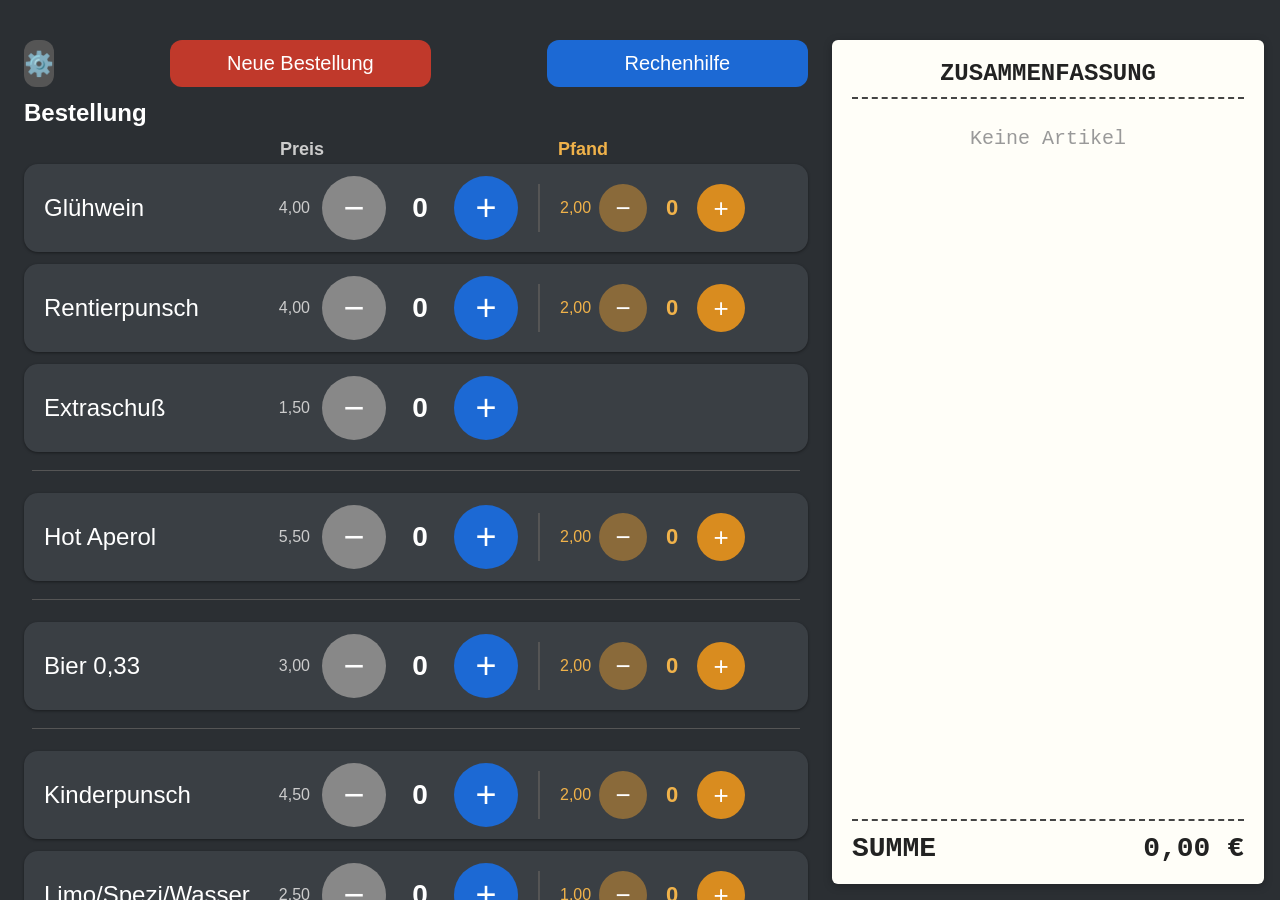
<file: index.html>
<!DOCTYPE html>
<html lang="de">
<head>
  <meta charset="UTF-8">
  <meta name="viewport" content="width=device-width, initial-scale=1, maximum-scale=1, user-scalable=no, viewport-fit=cover">

  <meta name="apple-mobile-web-app-capable" content="yes">
  <meta name="mobile-web-app-capable" content="yes">
  <meta name="apple-mobile-web-app-status-bar-style" content="black-translucent">
  <meta name="apple-mobile-web-app-title" content="Kasse">
  <meta name="theme-color" content="#1c69d4">
  <title>FW Kassentool</title>
  <link rel="manifest" href="manifest.webmanifest">
  <link rel="apple-touch-icon" href="icons/icon-180.png">
  <link rel="stylesheet" href="style.css">

  <style>
    /* Bestellbereich (2/3) */
    #order {
      flex: 2;
      min-width: 0;
      display: flex;
      flex-direction: column;
      padding: 16px 24px;
      overflow-y: auto;
      -webkit-overflow-scrolling: touch;
    }
    #order h2 { margin: 0 0 12px; }
    .top {
      display: flex;
      align-items: stretch;
      justify-content: space-between;
      gap: 12px;
      margin-bottom: 12px;
    }
    #newOrder {
      width: 33.33%;
      font-size: 20px;
      padding: 12px;
      border: 0;
      border-radius: 12px;
      background: #c0392b;
      color: #fff;
    }
    #calcLink {
      width: 33.33%;
      font-size: 20px;
      padding: 12px;
      border-radius: 12px;
      background: #1c69d4;
      color: #fff;
      text-decoration: none;
      display: flex;
      align-items: center;
      justify-content: center;
    }
    #settingsBtn {
      flex: 0 0 auto;
      aspect-ratio: 1 / 1;
      align-self: stretch;
      font-size: 24px;
      border: 0;
      border-radius: 12px;
      background: #555;
      color: #fff;
      padding: 0;
    }
    #newOrder:active, #calcLink:active, #settingsBtn:active { opacity: .6; }

    /* Spaltenköpfe */
    .head { display: flex; gap: 20px; padding: 0 20px; margin-bottom: 4px; }
    .head .sp { flex: 1; }
    .head .pr {
      width: 238px; text-align: left;
      font-size: 18px; color: #ccc; font-weight: bold;
    }
    .head .pf {
      width: 250px; padding-left: 20px;
      font-size: 18px; color: #f0b24a; font-weight: bold;
    }

    .item {
      display: flex;
      align-items: center;
      gap: 20px;
      background: #3a3f44;
      border-radius: 14px;
      padding: 12px 20px;
      margin-bottom: 12px;
      box-shadow: 0 1px 3px rgba(0,0,0,.4);
    }
    .item .name { font-size: 24px; flex: 1; min-width: 0; }
    .sep { height: 1px; background: #555; margin: 18px 8px 22px; }
    .ctrl { display: flex; align-items: center; gap: 12px; }
    .ctrl button {
      width: 64px; height: 64px;
      font-size: 36px;
      border: 0;
      border-radius: 50%;
      background: #1c69d4;
      color: #fff;
    }
    .ctrl button.minus { background: #888; }
    .ctrl button:active { opacity: .6; }
    .qty { min-width: 44px; text-align: center; font-size: 28px; font-weight: bold; }
    .price { font-size: 16px; color: #ccc; white-space: nowrap; }

    /* Pfand (rechts an der Artikelzeile) */
    .pfand {
      display: flex;
      align-items: center;
      gap: 8px;
      width: 250px;
      padding-left: 20px;
      border-left: 2px solid #555;
    }
    .pfand .ctrl { gap: 8px; }
    .pfand button { width: 48px; height: 48px; font-size: 26px; background: #d98c1f; }
    .pfand button.minus { background: #8a6a3a; }
    .pfand .qty { min-width: 34px; font-size: 22px; color: #f0b24a; }
    .pfand .price { color: #f0b24a; }
    .pfand.none { visibility: hidden; }

    /* Hinweis Hochformat */
    #rotate {
      display: none; position: fixed; inset: 0; z-index: 100;
      background: #2b2f33; color: #fff;
      align-items: center; justify-content: center;
      text-align: center; font-size: 28px; padding: 24px;
    }
    @media (orientation: portrait) {
      #rotate { display: flex; }
    }
  </style>
</head>
<body>
  <div id="rotate">Bitte das iPad quer halten ↻</div>
  <section id="order">
    <div class="top">
      <button id="settingsBtn" type="button" title="Einstellungen" aria-label="Einstellungen">⚙️</button>
      <button id="newOrder">Neue Bestellung</button>
      <a id="calcLink" href="fw_rechenhilfe.html">Rechenhilfe</a>
    </div>
    <h2>Bestellung</h2>
    <div class="head"><div class="sp"></div><div class="pr">Preis</div><div class="pf">Pfand</div></div>
    <div id="items"></div>
  </section>

  <aside id="receipt">
    <h2>ZUSAMMENFASSUNG</h2>
    <div id="lines"></div>
    <div class="sub" id="subOrder"></div>
    <div id="pfandBox"></div>
    <div class="sub" id="subPfand"></div>
    <div id="total"><span>SUMME</span><span id="sum">0,00 €</span></div>
  </aside>

  <script src="./articles.js"></script>
  <script src="./store.js"></script>
  <script src="./shared.js"></script>
  <script>
    document.getElementById('settingsBtn').addEventListener('click', FWStore.openAdmin);

    const qty = loadArr('fwQty');   // Artikelanzahl
    const dep = loadArr('fwDep');   // Pfandanzahl

    const itemsEl = document.getElementById('items');
    const qtyEls = [];
    const depEls = [];

    // Artikelzeilen aufbauen
    articles.forEach((a, i) => {
      if (a.separator) {
        const sep = document.createElement('div');
        sep.className = 'sep';
        itemsEl.appendChild(sep);
        return;
      }
      const hasPfand = (a.pfand || 0) > 0;
      const row = document.createElement('div');
      row.className = 'item';
      row.innerHTML = `
        <div class="name"></div>
        <div class="ctrl">
          <div class="price"></div>
          <button class="minus" data-i="${i}" data-t="q" data-d="-1">−</button>
          <div class="qty">0</div>
          <button data-i="${i}" data-t="q" data-d="1">+</button>
        </div>
        <div class="pfand ${hasPfand ? '' : 'none'}">
          <div class="ctrl">
            <div class="price"></div>
            <button class="minus" data-i="${i}" data-t="p" data-d="-1">−</button>
            <div class="qty">0</div>
            <button data-i="${i}" data-t="p" data-d="1">+</button>
          </div>
        </div>`;
      row.querySelector('.name').textContent = a.name;
      row.querySelector('.ctrl .price').textContent = fmtP(a.price);
      qtyEls[i] = row.querySelector('.ctrl .qty');
      if (hasPfand) {
        row.querySelector('.pfand .price').textContent = fmtP(a.pfand);
        depEls[i] = row.querySelector('.pfand .qty');
      }
      itemsEl.appendChild(row);
    });

    itemsEl.addEventListener('click', e => {
      const b = e.target.closest('button');
      if (!b) return;
      const i = +b.dataset.i;
      const d = +b.dataset.d;
      const hasPfand = (articles[i].pfand || 0) > 0;
      if (b.dataset.t === 'q') {
        const old = qty[i];
        qty[i] = Math.max(0, old + d);
        // Pfand läuft automatisch mit, solange die Artikelmenge sich ändert
        if (hasPfand && qty[i] !== old) dep[i] = Math.max(0, dep[i] + d);
      } else if (hasPfand) {
        dep[i] = Math.max(0, dep[i] + d);
      }
      render();
    });

    function render() {
      articles.forEach((a, i) => {
        if (a.separator) return;
        qtyEls[i].textContent = qty[i];
        if (depEls[i]) depEls[i].textContent = dep[i];
      });
      renderSummary(qty, dep);
      saveArr('fwQty', qty);
      saveArr('fwDep', dep);
    }
    render();

    // Neue Bestellung: alles auf 0
    document.getElementById('newOrder').addEventListener('click', () => {
      qty.fill(0);
      dep.fill(0);
      render();
    });

    lockGestures('#order, #lines');
    keepAwake();
  </script>
  <script>
    if ('serviceWorker' in navigator) {
      window.addEventListener('load', () => {
        navigator.serviceWorker.register('./sw.js').catch(() => {});
      });
    }
  </script>
</body>
</html>
</file>
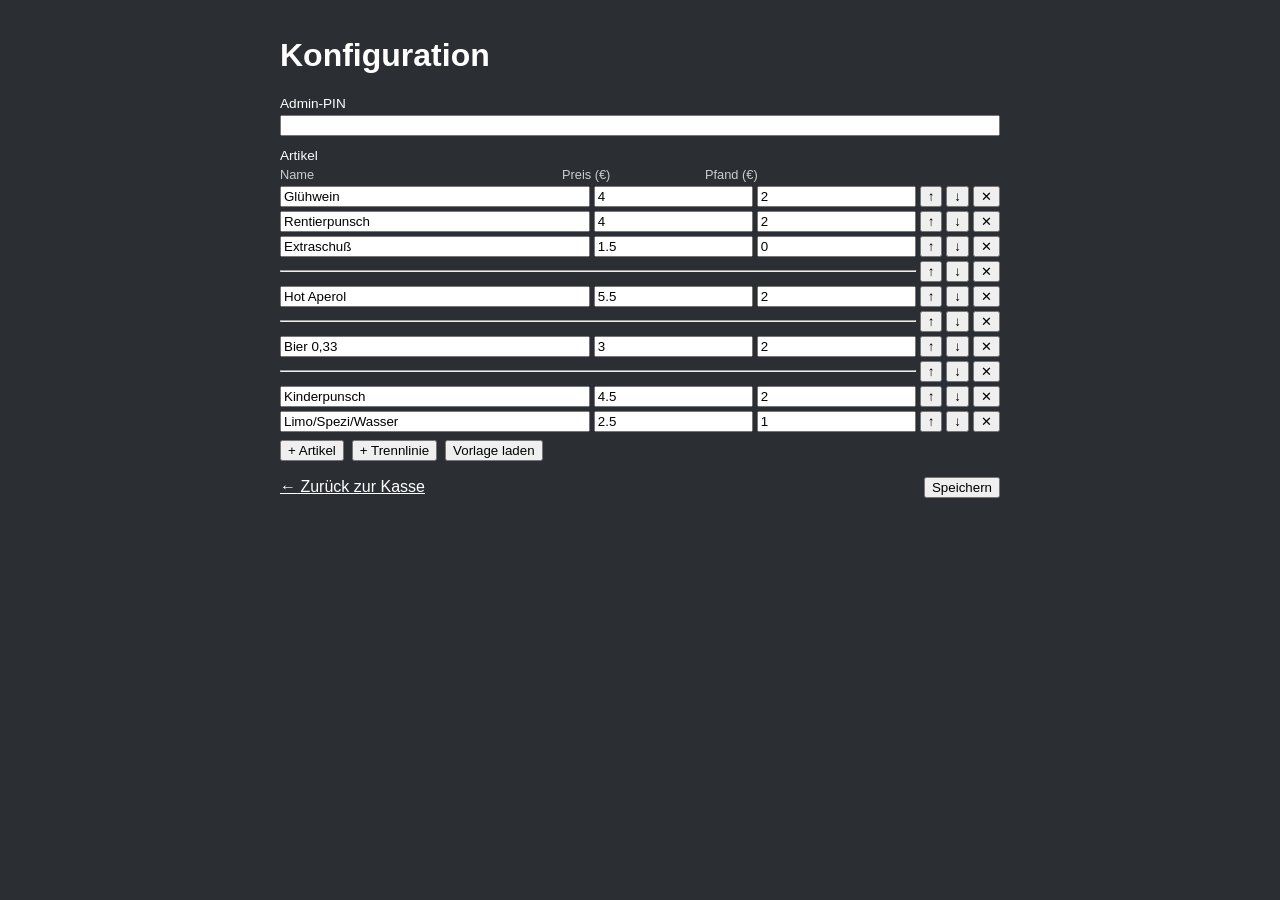
<file: admin.html>
<!DOCTYPE html>
<html lang="de">
<head>
  <meta charset="UTF-8">
  <meta name="viewport" content="width=device-width, initial-scale=1">
  <title>Admin – FW Kasse</title>
  <link rel="stylesheet" href="./style.css">
  <style>
    html, body { overflow: auto; height: auto; -webkit-user-select: auto; user-select: auto; }
    body { display: block; padding: 16px; }
    #configForm { max-width: 720px; margin: 0 auto; }
    .field { display: flex; flex-direction: column; margin-bottom: .75rem; }
    .field label { font-size: .85rem; margin-bottom: .25rem; }
    .actions { display: flex; justify-content: space-between; gap: .5rem; margin-top: 1rem; }
    .actions a { color: #fff; align-self: center; }
    .art-row { display: flex; gap: .25rem; align-items: center; margin-bottom: .25rem; }
    .art-row input[data-f="name"], .art-head .h-name { flex: 2; min-width: 0; }
    .art-row input[type="number"], .art-head .h-num { flex: 1; width: 4.5rem; min-width: 0; }
    .art-head { display: flex; gap: .25rem; font-size: .8rem; color: #ccc; margin-bottom: .25rem; }
    .art-head .h-btn { width: 9.5rem; }
    .art-row hr { flex: 1; }
    .art-bar { display: flex; gap: .5rem; margin-top: .5rem; flex-wrap: wrap; }
  </style>
</head>
<body>
  <form id="configForm">
    <h1>Konfiguration</h1>

    <div class="field">
      <label for="adminPin">Admin-PIN</label>
      <input id="adminPin" name="adminPin" type="password" inputmode="numeric" autocomplete="off">
    </div>

    <div class="field">
      <label>Artikel</label>
      <div class="art-head">
        <span class="h-name">Name</span>
        <span class="h-num">Preis (€)</span>
        <span class="h-num">Pfand (€)</span>
        <span class="h-btn"></span>
      </div>
      <div id="articleList"></div>
    </div>

    <div class="actions">
      <a href="./index.html" id="backLink">← Zurück zur Kasse</a>
      <button type="submit" id="saveConfig">Speichern</button>
    </div>
  </form>

  <script src="./articles.js"></script>
  <script src="./store.js"></script>
  <script src="./admin.js"></script>
</body>
</html>
</file>
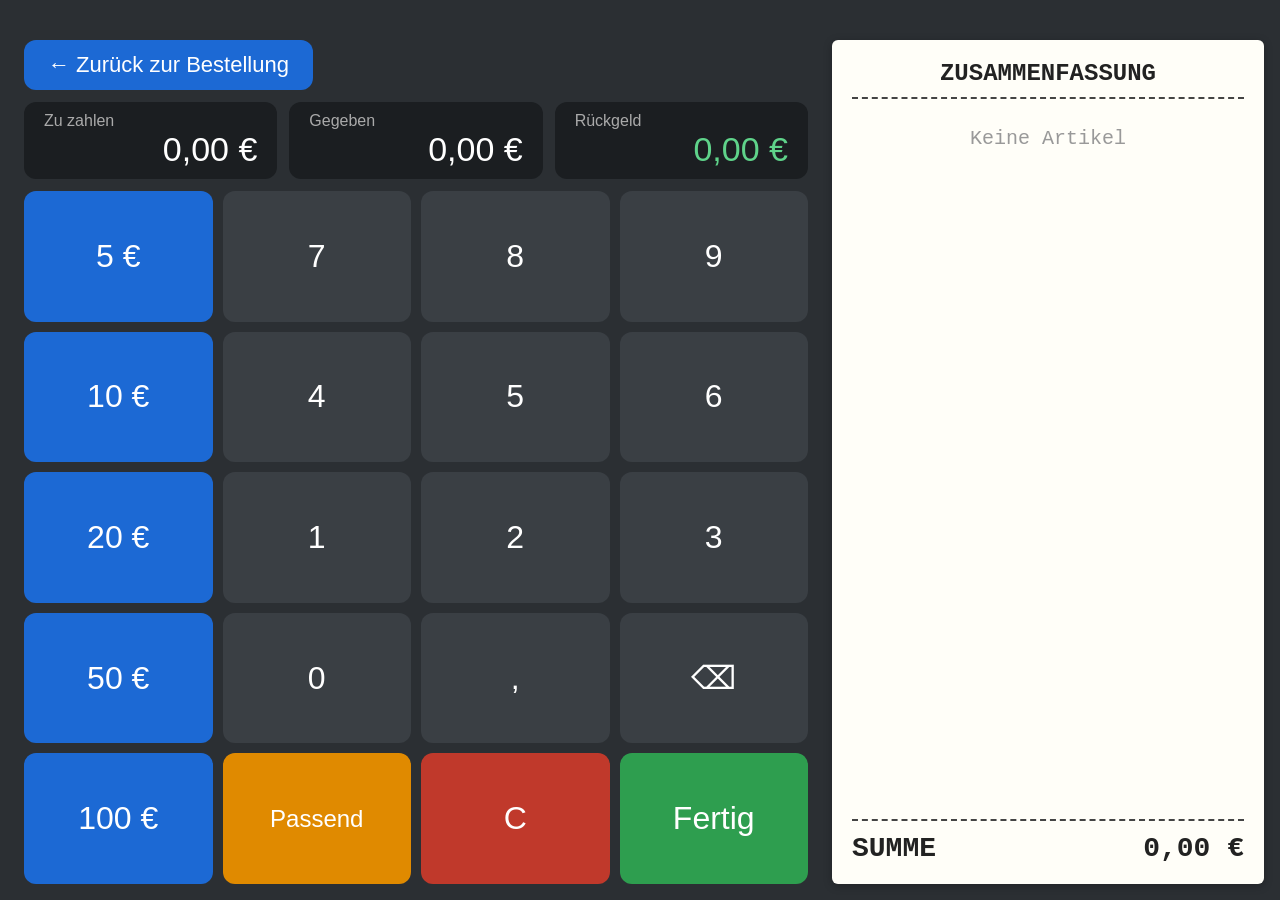
<file: fw_rechenhilfe.html>
<!DOCTYPE html>
<html lang="de">
<head>
  <meta charset="UTF-8">
  <meta name="viewport" content="width=device-width, initial-scale=1, maximum-scale=1, user-scalable=no, viewport-fit=cover">
  <meta name="apple-mobile-web-app-capable" content="yes">
  <meta name="mobile-web-app-capable" content="yes">
  <meta name="apple-mobile-web-app-status-bar-style" content="black-translucent">
  <meta name="theme-color" content="#1c69d4">
  <meta name="apple-mobile-web-app-title" content="Kasse">
  <title>FW Kassentool – Rechenhilfe</title>
  <link rel="manifest" href="manifest.webmanifest">
  <link rel="apple-touch-icon" href="icons/icon-180.png">
  <link rel="stylesheet" href="style.css">
  <style>
    #calc {
      flex: 2; display: flex; flex-direction: column; gap: 12px;
      padding: 16px 24px; min-width: 0;
    }
    .nav { display: flex; gap: 12px; }
    .nav a {
      font-size: 22px; padding: 12px 24px;
      border-radius: 12px; background: #1c69d4;
      color: #fff; text-decoration: none;
    }
    .nav a:active { opacity: .6; }
    .info { display: grid; grid-template-columns: repeat(3, 1fr); gap: 12px; }
    .box { background: #1b1e21; border-radius: 12px; padding: 10px 20px; min-width: 0; }
    .box small { color: #aaa; font-size: 16px; display: block; }
    .box div { font-size: 34px; text-align: right; white-space: nowrap; overflow: hidden; }
    .box.change div { color: #5fd38a; }
    .box.change.neg div { color: #ff6b6b; }

    /* Tastenraster 5 x 4 */
    #keys {
      flex: 1; display: grid;
      grid-template-columns: repeat(4, 1fr);
      grid-template-rows: repeat(5, 1fr);
      gap: 10px;
      min-height: 0;
    }
    #keys button, #keys a {
      font-size: 32px; border: 0; border-radius: 12px;
      background: #3a3f44; color: #fff;
    }
    #keys button.clr { background: #c0392b; }
    #keys button.fix { background: #1c69d4; }
    #keys button.exact { background: #e08a00; font-size: 24px; }
    #keys button.exact.active { background: #ffb340; color: #000; }
    #keys button.small { font-size: 24px; }
    #keys a#done {
      display: flex; align-items: center; justify-content: center;
      background: #2e9e4f; text-decoration: none; text-align: center;
    }
    #keys button:active, #keys a:active { opacity: .6; }

    /* Hinweis im Hochformat */
    #rotate {
      display: none; position: fixed; inset: 0; z-index: 100;
      background: #2b2f33; color: #fff;
      align-items: center; justify-content: center;
      text-align: center; font-size: 28px; padding: 24px;
    }
    @media (orientation: portrait) {
      #rotate { display: flex; }
    }
  </style>
</head>
<body>
  <div id="rotate">Bitte das iPad quer halten ↻</div>

  <section id="calc">
    <div class="nav">
      <a id="back" href="index.html">← Zurück zur Bestellung</a>
    </div>

    <div class="info">
      <div class="box"><small>Zu zahlen</small><div id="due">0,00 €</div></div>
      <div class="box"><small>Gegeben</small><div id="given">0,00 €</div></div>
      <div class="box change" id="chBox"><small id="chLabel">Rückgeld</small><div id="change">0,00 €</div></div>
    </div>

    <div id="keys"></div>
  </section>

  <aside id="receipt">
    <h2>ZUSAMMENFASSUNG</h2>
    <div id="lines"></div>
    <div class="sub" id="subOrder"></div>
    <div id="pfandBox"></div>
    <div class="sub" id="subPfand"></div>
    <div id="total"><span>SUMME</span><span id="sum">0,00 €</span></div>
  </aside>

  <script src="articles.js"></script>
  <script src="store.js"></script>
  <script src="shared.js"></script>
  <script>
    let input = ''; // Eingabe als Text, z. B. "20,5"
    let exactMode = false; // true, wenn der Betrag per "Passend" gesetzt wurde
    let exactBtn = null;

    const givenEl = document.getElementById('given');
    const changeEl = document.getElementById('change');
    const chBox = document.getElementById('chBox');
    const chLabel = document.getElementById('chLabel');
    const keysEl = document.getElementById('keys');

    // Zusammenfassung und Betrag aus den gespeicherten Mengen
    const due = renderSummary(loadArr('fwQty'), loadArr('fwDep'));
    document.getElementById('due').textContent = fmt(due);

    // Tasten: Spalte 1 = Scheine, Spalten 2-4 = Ziffern und Funktionen
    [ '5 €', '7', '8', '9',
      '10 €', '4', '5', '6',
      '20 €', '1', '2', '3',
      '50 €', '0', ',', '⌫',
      '100 €', 'Passend', 'C'
    ].forEach(k => {
      const b = document.createElement('button');
      b.textContent = k;
      if (k === 'C') b.className = 'clr';
      if (k.includes('€')) b.className = 'fix';
      if (k === 'Passend') { b.className = 'exact'; exactBtn = b; }
      b.addEventListener('click', () => press(k));
      keysEl.appendChild(b);
    });

    // "Fertig" im letzten Feld der Matrix (Zeile 5, Spalte 4)
    const doneBtn = document.createElement('a');
    doneBtn.id = 'done';
    doneBtn.href = 'index.html';
    doneBtn.textContent = 'Fertig';
    doneBtn.addEventListener('click', clearOrder);
    keysEl.appendChild(doneBtn);

    function press(k) {
      if (k === 'C') {
        input = '';
        exactMode = false;
      } else if (k === '⌫') {
        input = input.slice(0, -1);
        exactMode = false;
      } else if (k === 'Passend') {
        if (exactMode) {
          input = '';
          exactMode = false;
        } else {
          input = due.toFixed(2).replace('.', ',');
          exactMode = true;
        }
      } else if (k.includes('€')) {
        // Nach "Passend" wird der Betrag überschrieben, sonst addiert
        const base = exactMode ? 0 : Math.round((parseFloat(input.replace(',', '.')) || 0) * 100);
        const sum = base + parseInt(k, 10) * 100;
        input = (sum % 100 === 0)
          ? String(sum / 100)
          : (sum / 100).toFixed(2).replace('.', ',');
        exactMode = false;
      } else if (k === ',') {
        if (!input.includes(',')) input = (input || '0') + ',';
        exactMode = false;
      } else {
        const dec = input.split(',')[1];
        if (dec !== undefined && dec.length >= 2) return;
        if (input.replace(',', '').length >= 7) return;
        input += k;
        exactMode = false;
      }
      update();
    }

    function update() {
      exactBtn.classList.toggle('active', exactMode);
      const given = parseFloat(input.replace(',', '.')) || 0;
      const diff = Math.round((given - due) * 100) / 100;
      givenEl.textContent = input ? input + ' €' : fmt(0);
      if (diff >= 0) {
        chLabel.textContent = 'Rückgeld';
        chBox.classList.remove('neg');
        changeEl.textContent = fmt(diff);
      } else {
        chLabel.textContent = 'Noch offen';
        chBox.classList.add('neg');
        changeEl.textContent = fmt(-diff);
      }
    }
    update();

    lockGestures('#lines');
    keepAwake();
  </script>
  <script>
    if ('serviceWorker' in navigator) {
      window.addEventListener('load', () => {
        navigator.serviceWorker.register('./sw.js').catch(() => {});
      });
    }
  </script>
</body>
</html>
</file>
<file: style.css>
* { box-sizing: border-box; -webkit-tap-highlight-color: transparent; }
html, body {
  margin: 0;
  height: 100%;
  height: 100dvh;
  overflow: hidden;
  font-family: -apple-system, Arial, sans-serif;
  background: #2b2f33;
  color: #fff;
  -webkit-user-select: none;
  user-select: none;
  touch-action: manipulation;
}
body {
  display: flex;
  padding: max(env(safe-area-inset-top), 24px) env(safe-area-inset-right)
           env(safe-area-inset-bottom) env(safe-area-inset-left);
}

/* Zusammenfassung (1/3), auf beiden Seiten identisch */
#receipt {
  flex: 1;
  min-width: 0;
  display: flex;
  flex-direction: column;
  margin: 16px 16px 16px 0;
  padding: 20px;
  background: #fffef8;
  color: #222;
  border-radius: 6px;
  box-shadow: 0 2px 8px rgba(0,0,0,.25);
  font-family: "Courier New", monospace;
}
#receipt h2 {
  margin: 0 0 8px;
  text-align: center;
  border-bottom: 2px dashed #444;
  padding-bottom: 10px;
}
#lines { flex: 1; overflow-y: auto; font-size: 20px; }
.line { display: flex; gap: 12px; padding: 4px 0; }
.line .n { min-width: 48px; font-weight: bold; }
.empty { color: #999; text-align: center; margin-top: 20px; }
#pfandBox { font-size: 20px; border-top: 1px dashed #999; padding-top: 6px; margin-bottom: 8px; }
#pfandBox:empty { display: none; }
#total {
  border-top: 2px dashed #444;
  padding-top: 12px;
  display: flex;
  justify-content: space-between;
  font-size: 28px;
  font-weight: bold;
}
.sub { text-align: right; font-size: 20px; font-weight: bold; padding: 4px 0; }
.sub:empty { display: none; }
#rotate {
  display: none; position: fixed; inset: 0; z-index: 100;
  background: #2b2f33; color: #fff;
  align-items: center; justify-content: center;
  text-align: center; font-size: 28px; padding: 24px;
}
@media (orientation: portrait) {
  #rotate { display: flex; }
}
</file>
